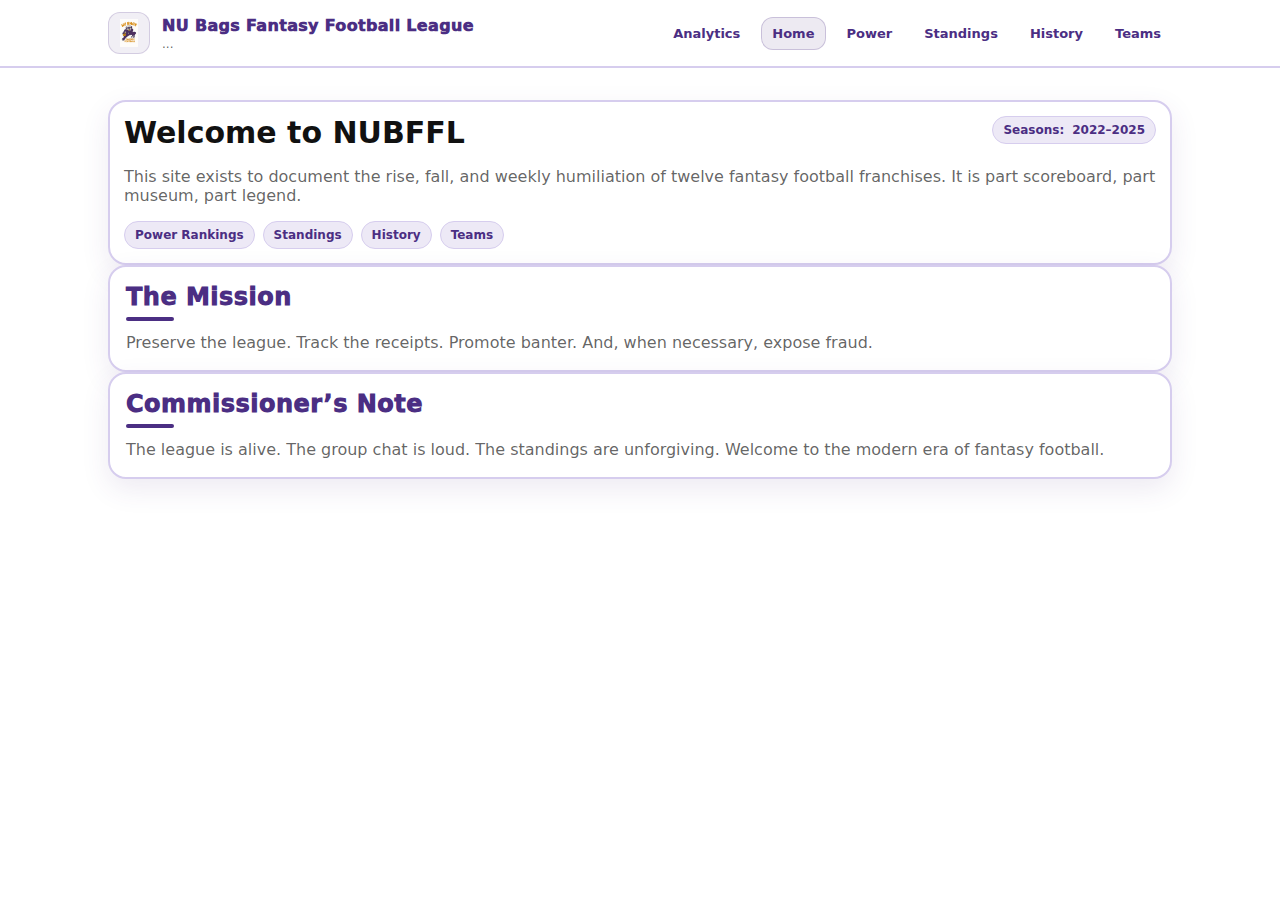
<file: index.html>
<!doctype html>
<html lang="en">
<head>
  <meta charset="UTF-8"/>
  <meta name="viewport" content="width=device-width, initial-scale=1.0"/>
  <title>NUBFFL — Home</title>
  <link rel="stylesheet" href="assets/styles.css"/>
</head>
<body>
  <nav class="nav">
    <div class="nav-inner">
      <div class="brand">
  <img class="logo" src="assets/wildcat_logo.png" alt="NUBFFL logo">
  <div>
    <div class="brand-title">NU Bags Fantasy Football League</div>
    <div class="brand-sub">...</div>
  </div>
      </div>
      <div class="links">
        <a class="link" href="analytics.html">Analytics</a>
        <a class="link active" href="index.html">Home</a>
        <a class="link" href="power-rankings.html">Power</a>
        <a class="link" href="standings.html">Standings</a>
        <a class="link" href="history.html">History</a>
        <a class="link" href="teams.html">Teams</a>
      </div>
    </div>
  </nav>

  <main class="container">
    <section class="hero">
      <div class="hero-title">
        <h1>Welcome to NUBFFL</h1>
        <div class="pill">Seasons: <b>2022–2025</b></div>
      </div>
      <p class="muted">
        This site exists to document the rise, fall, and weekly humiliation of twelve fantasy football franchises.
        It is part scoreboard, part museum, part legend.
      </p>
      <div style="margin-top:10px; display:flex; gap:8px; flex-wrap:wrap;">
        <span class="pill">Power Rankings</span>
        <span class="pill">Standings</span>
        <span class="pill">History</span>
        <span class="pill">Teams</span>
      </div>
    </section>

    <section class="grid">
      <div class="card">
        <h2 class="section-title">The Mission</h2>
        <div class="muted" style="line-height:1.45;">
          Preserve the league. Track the receipts. Promote banter. And, when necessary, expose fraud.
        </div>
      </div>
      <div class="card">
        <h2 class="section-title">Commissioner’s Note</h2>
        <div class="muted" style="line-height:1.45;">
          The league is alive. The group chat is loud. The standings are unforgiving.
          Welcome to the modern era of fantasy football.
        </div>
      </div>
    </section>

    <footer class="footer muted">
    </footer>
  </main>
</body>
</html>
</file>
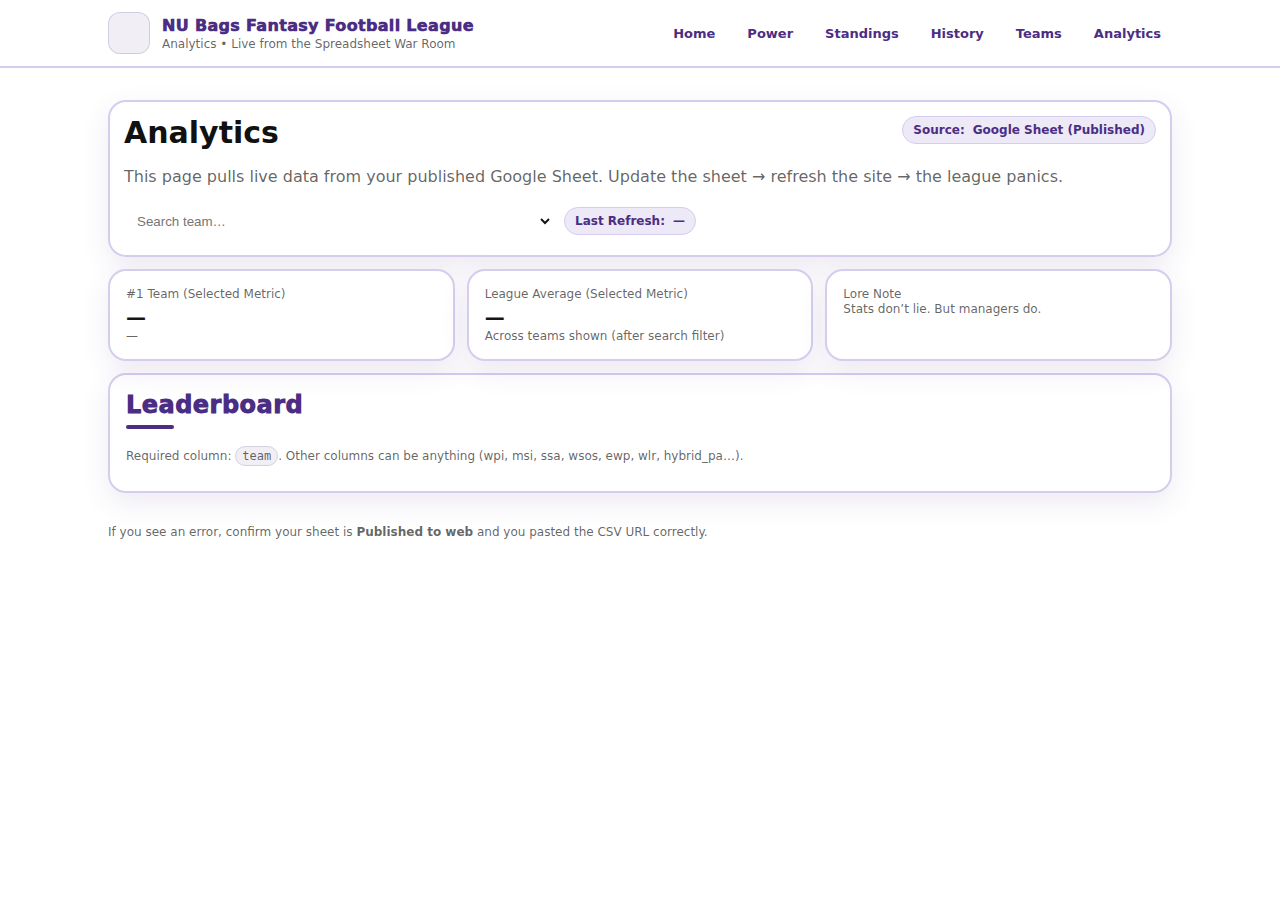
<file: analytics.html>
<!doctype html>
<html lang="en">
<head>
  <meta charset="UTF-8"/>
  <meta name="viewport" content="width=device-width, initial-scale=1.0"/>
  <title>NUBFFL — Analytics</title>
  <link rel="stylesheet" href="assets/styles.css"/>
  <style>
    .controls{display:flex;gap:10px;flex-wrap:wrap;align-items:center;margin-top:12px}
    .input{
      padding:10px 12px;border-radius:12px;
      background:rgba(255,255,255,.06);
      border:1px solid rgba(255,255,255,.12);
      color:var(--text); min-width:220px;
      outline:none;
    }
    .select{min-width:200px}
    .kpis{display:grid;grid-template-columns:repeat(auto-fit,minmax(220px,1fr));gap:12px;margin-top:12px}
    .kpi-title{font-size:12px;color:var(--muted)}
    .kpi-value{font-size:20px;font-weight:900;margin-top:4px}
    .small{font-size:12px}
    .note{white-space:pre-wrap;line-height:1.35}
  </style>
</head>

<body data-page="analytics">
  <nav class="nav">
    <div class="nav-inner">
      <div class="brand">
        <div class="badge"></div>
        <div>
          <div class="brand-title">NU Bags Fantasy Football League</div>
          <div class="brand-sub">Analytics • Live from the Spreadsheet War Room</div>
        </div>
      </div>
      <div class="links">
        <a class="link" href="index.html">Home</a>
        <a class="link" href="power-rankings.html">Power</a>
        <a class="link" href="standings.html">Standings</a>
        <a class="link" href="history.html">History</a>
        <a class="link" href="teams.html">Teams</a>
        <a class="link" href="analytics.html">Analytics</a>
      </div>
    </div>
  </nav>

  <main class="container">
    <section class="hero">
      <div class="hero-title">
        <h1>Analytics</h1>
        <div class="pill">Source: <b id="srcLabel">Google Sheet (Published)</b></div>
      </div>
      <p class="muted">
        This page pulls live data from your published Google Sheet.
        Update the sheet → refresh the site → the league panics.
      </p>

      <div class="controls">
        <input id="search" class="input" placeholder="Search team…"/>
        <select id="metric" class="input select"></select>
        <span class="pill">Last Refresh: <b id="refreshTime">—</b></span>
      </div>
    </section>

    <div id="errorBox" class="error" style="display:none;"></div>

    <section class="kpis">
      <div class="card">
        <div class="kpi-title">#1 Team (Selected Metric)</div>
        <div id="topTeam" class="kpi-value">—</div>
        <div id="topVal" class="muted small">—</div>
      </div>
      <div class="card">
        <div class="kpi-title">League Average (Selected Metric)</div>
        <div id="avgVal" class="kpi-value">—</div>
        <div class="muted small">Across teams shown (after search filter)</div>
      </div>
      <div class="card">
        <div class="kpi-title">Lore Note</div>
        <div class="note muted small">Stats don’t lie. But managers do.</div>
      </div>
    </section>

    <section class="card" style="margin-top:12px;">
      <h2 class="section-title">Leaderboard</h2>
      <table class="table">
        <thead id="thead"></thead>
        <tbody id="tbody"></tbody>
      </table>
      <p class="muted small" style="margin-top:10px;">
        Required column: <code>team</code>. Other columns can be anything (wpi, msi, ssa, wsos, ewp, wlr, hybrid_pa…).
      </p>
    </section>

    <footer class="footer muted">
      If you see an error, confirm your sheet is <b>Published to web</b> and you pasted the CSV URL correctly.
    </footer>
  </main>

  <script>
    // ✅ PASTE your published CSV URL here
    // Example format:
    // https://docs.google.com/spreadsheets/d/e/XXXXX/pub?output=csv&gid=123456789
    const SHEET_CSV_URL = "https://docs.google.com/spreadsheets/d/e/2PACX-1vSIVNZsrdy0NNNJffkyevyv137lGtlhMKcy-jZOO4acL_iMKRpcAUuRZW0zTNFPs9v2aYijw74LRTmf/pub?gid=906872024&single=true&output=csv";

    document.getElementById("refreshTime").textContent = new Date().toLocaleString();

    function parseCSV(text){
      const rows = [];
      let row = [], field = "", inQuotes = false;
      for (let i=0;i<text.length;i++){
        const c = text[i], n = text[i+1];
        if (c === '"'){
          if (inQuotes && n === '"'){ field += '"'; i++; }
          else inQuotes = !inQuotes;
        } else if (c === ',' && !inQuotes){
          row.push(field); field = "";
        } else if ((c === '\n' || c === '\r') && !inQuotes){
          if (field.length || row.length){ row.push(field); rows.push(row); }
          field = ""; row = [];
          if (c === '\r' && n === '\n') i++;
        } else {
          field += c;
        }
      }
      if (field.length || row.length){ row.push(field); rows.push(row); }
      return rows;
    }

    function normalizeHeader(h){
      return (h || "").trim().toLowerCase().replace(/\s+/g, "_");
    }

    function num(x){
      const v = Number(String(x ?? "").replace(/[^0-9.\-]/g,""));
      return Number.isFinite(v) ? v : null;
    }

    let allRows = [];
    let headers = [];

    function buildMetricDropdown(){
  const metricSel = document.getElementById("metric");
  metricSel.innerHTML = "";
  const allowed = ["wpi","wsos","fsi+","wlr","cs"];
  const labelMap = {
    "wpi": "WPI",
    "wsos": "WSoS",
    "fsi+": "FSI+",
    "wlr": "WLR",
    "cs": "CS"
  };
  const metrics = allowed.filter(m => headers.includes(m));

  metrics.forEach(m => {
    const opt = document.createElement("option");
    opt.value = m;
    opt.textContent = labelMap[m];
    metricSel.appendChild(opt);
  });

  // Default selection
  if (metrics.includes("wpi")) {
    metricSel.value = "wpi";
  }
}


      metrics.forEach(m=>{
        const opt = document.createElement("option");
        opt.value = m;
        opt.textContent = m.replaceAll("_"," ").toUpperCase();
        metricSel.appendChild(opt);
      });

      // choose first metric, fallback
      if (!metricSel.value && metrics.length) metricSel.value = metrics[0];
    }

    function renderTable(){
      const q = document.getElementById("search").value.trim().toLowerCase();
      const metric = document.getElementById("metric").value;

      const filtered = allRows
        .filter(r => r.team && r.team.toLowerCase().includes(q))
        .map(r => ({...r, _metric: num(r[metric])}))
        .filter(r => r._metric !== null);

      filtered.sort((a,b)=> b._metric - a._metric);

      // KPIs
      const top = filtered[0];
      document.getElementById("topTeam").textContent = top ? top.team : "—";
      document.getElementById("topVal").textContent = top ? `${metric.toUpperCase()}: ${top._metric.toFixed(2)}` : "—";

      const avg = filtered.length
        ? (filtered.reduce((s,r)=> s + r._metric, 0) / filtered.length)
        : null;
      document.getElementById("avgVal").textContent = avg === null ? "—" : avg.toFixed(2);

     const extras = ["wpi","wsos","fsi+","wlr","cs"].filter(
  h => h !== metric && headers.includes(h)
);

      const showCols = ["team", metric, ...extras.slice(0,4)];
      const thead = document.getElementById("thead");
      thead.innerHTML = `
        <tr>
          <th>#</th>
          ${showCols.map(c => `<th>${c === "team" ? "Team" : c.replaceAll("_"," ").toUpperCase()}</th>`).join("")}
        </tr>
      `;

      const tbody = document.getElementById("tbody");
      tbody.innerHTML = "";
      filtered.forEach((r, idx)=>{
        const tr = document.createElement("tr");
        tr.innerHTML = `
          <td>${idx+1}</td>
          ${showCols.map(c=>{
            if (c === "team") return `<td><b>${r.team}</b></td>`;
            const v = num(r[c]);
            return `<td>${v === null ? "—" : v.toFixed(2)}</td>`;
          }).join("")}
        `;
        tbody.appendChild(tr);
      });
    }

    async function init(){
      try{
        if (!SHEET_CSV_URL || SHEET_CSV_URL.includes("PASTE_YOUR")) {
          throw new Error("Missing SHEET_CSV_URL");
        }

        const res = await fetch(SHEET_CSV_URL, { cache: "no-store" });
        if (!res.ok) throw new Error("Fetch failed");
        const csv = await res.text();

        const rows = parseCSV(csv);
        if (!rows.length) throw new Error("No data");

        headers = rows[0].map(normalizeHeader);
        const teamIdx = headers.indexOf("team");
        if (teamIdx === -1) throw new Error("No 'team' column found");

        allRows = rows.slice(1)
          .filter(r => r.some(x => String(x||"").trim() !== ""))
          .map(r=>{
            const obj = {};
            headers.forEach((h,i)=> obj[h] = (r[i] ?? "").trim());
            return obj;
          })
          .filter(o => o.team);

        buildMetricDropdown();
        renderTable();

        document.getElementById("search").addEventListener("input", renderTable);
        document.getElementById("metric").addEventListener("change", renderTable);

      }catch(e){
        console.error(e);
        const box = document.getElementById("errorBox");
        box.style.display = "block";
        box.textContent =
          "Analytics failed to load. Make sure your Google Sheet tab is Published to web as CSV, " +
          "and that your sheet includes a column named 'team'. Also confirm the URL is correct.";
      }
    }

    init();
  </script>
</body>
</html>
</file>
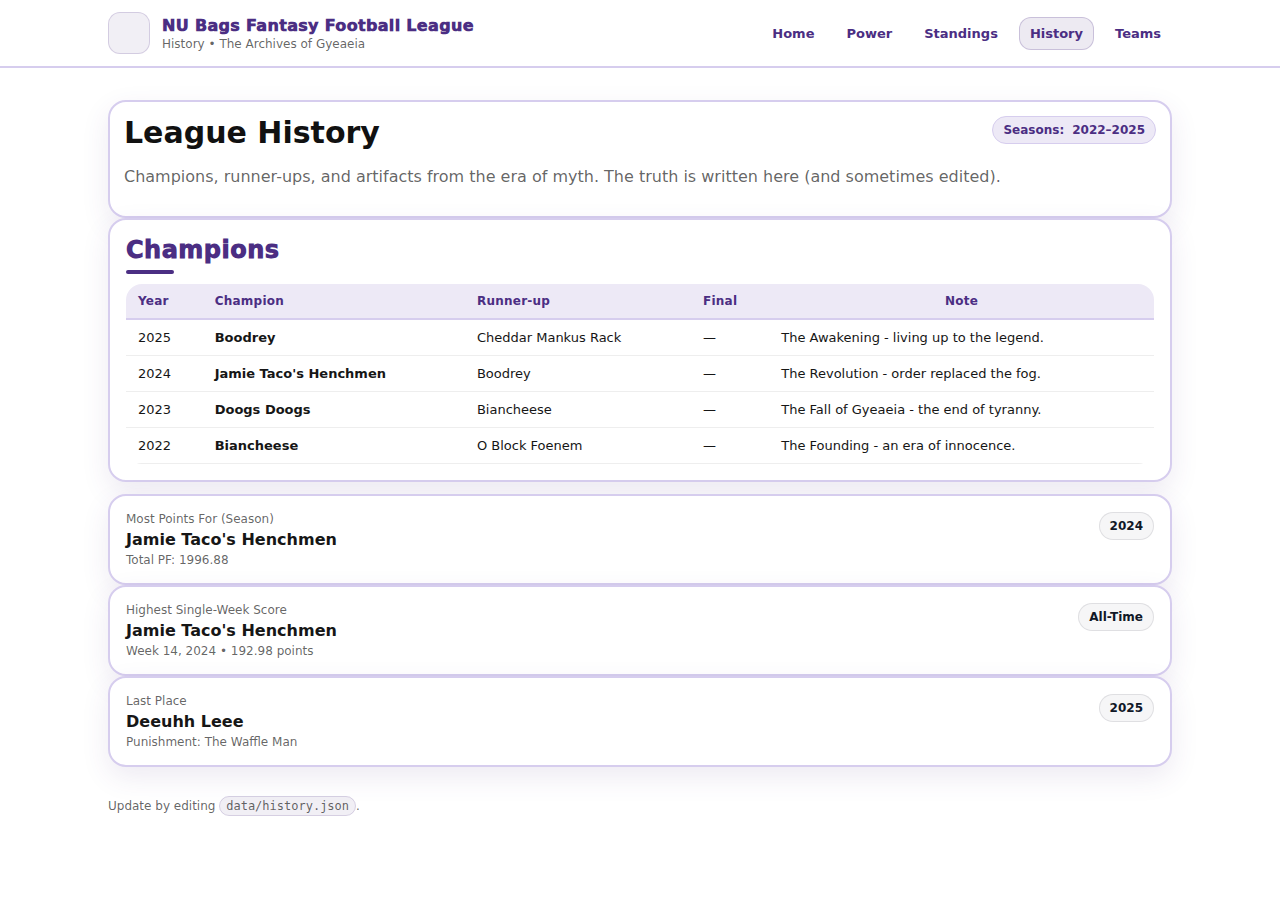
<file: history.html>
<!doctype html>
<html lang="en">
<head>
  <meta charset="UTF-8"/>
  <meta name="viewport" content="width=device-width, initial-scale=1.0"/>
  <title>NUBFFL — History</title>
  <link rel="stylesheet" href="assets/styles.css"/>
</head>
<body data-page="history">
  <nav class="nav">
    <div class="nav-inner">
      <div class="brand">
        <div class="badge"></div>
        <div>
          <div class="brand-title">NU Bags Fantasy Football League</div>
          <div class="brand-sub">History • The Archives of Gyeaeia</div>
        </div>
      </div>
      <div class="links">
        <a class="link" href="index.html">Home</a>
        <a class="link" href="power-rankings.html">Power</a>
        <a class="link" href="standings.html">Standings</a>
        <a class="link" href="history.html">History</a>
        <a class="link" href="teams.html">Teams</a>
      </div>
    </div>
  </nav>

  <main class="container">
    <section class="hero">
      <div class="hero-title">
        <h1>League History</h1>
        <div class="pill">Seasons: <b id="hRange">—</b></div>
      </div>
      <p class="muted">
        Champions, runner-ups, and artifacts from the era of myth. The truth is written here (and sometimes edited).
      </p>
    </section>

    <div id="errorBox" class="error" style="display:none;"></div>

    <section class="card">
      <h2 class="section-title">Champions</h2>
      <table class="table">
        <thead>
          <tr>
            <th>Year</th>
            <th>Champion</th>
            <th>Runner-up</th>
            <th>Final</th>
            <th>Note</th>
          </tr>
        </thead>
        <tbody id="champBody"></tbody>
      </table>
    </section>

    <section class="grid" id="awards" style="margin-top:12px;"></section>

    <footer class="footer muted">
      Update by editing <code>data/history.json</code>.
    </footer>
  </main>

  <script src="assets/app.js"></script>
</body>
</html>
</file>
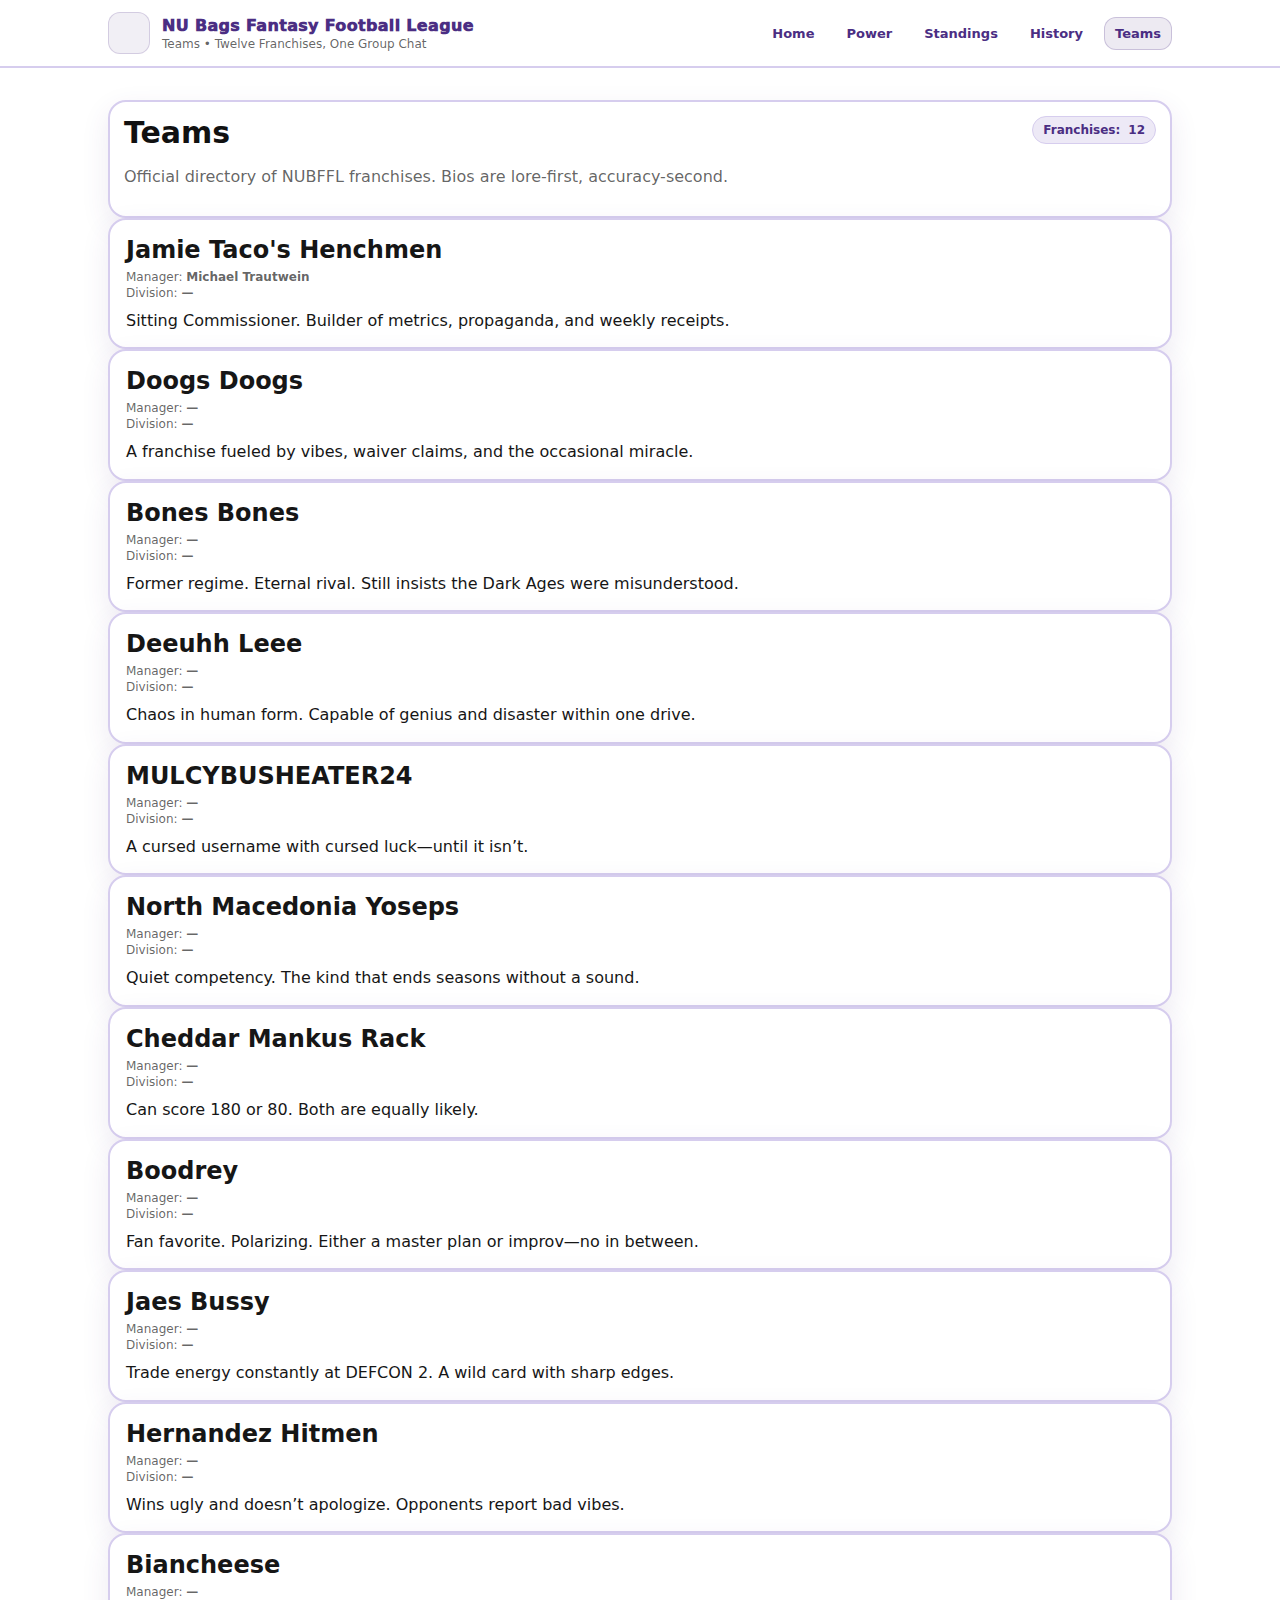
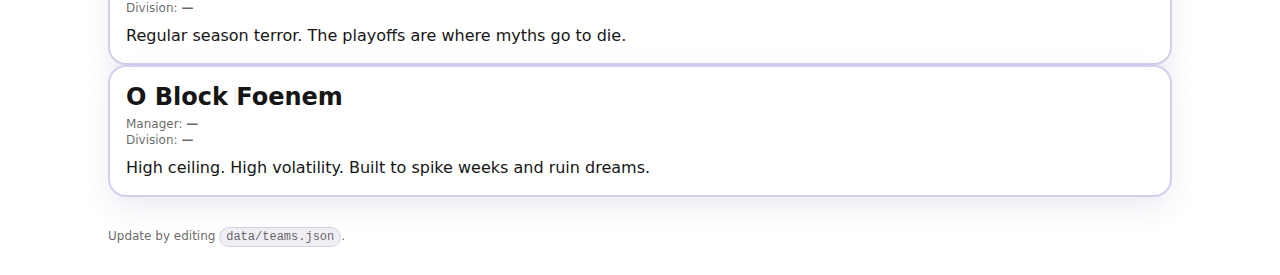
<file: teams.html>
<!doctype html>
<html lang="en">
<head>
  <meta charset="UTF-8"/>
  <meta name="viewport" content="width=device-width, initial-scale=1.0"/>
  <title>NUBFFL — Teams</title>
  <link rel="stylesheet" href="assets/styles.css"/>
</head>
<body data-page="teams">
  <nav class="nav">
    <div class="nav-inner">
      <div class="brand">
        <div class="badge"></div>
        <div>
          <div class="brand-title">NU Bags Fantasy Football League</div>
          <div class="brand-sub">Teams • Twelve Franchises, One Group Chat</div>
        </div>
      </div>
      <div class="links">
        <a class="link" href="index.html">Home</a>
        <a class="link" href="power-rankings.html">Power</a>
        <a class="link" href="standings.html">Standings</a>
        <a class="link" href="history.html">History</a>
        <a class="link" href="teams.html">Teams</a>
      </div>
    </div>
  </nav>

  <main class="container">
    <section class="hero">
      <div class="hero-title">
        <h1>Teams</h1>
        <div class="pill">Franchises: <b>12</b></div>
      </div>
      <p class="muted">Official directory of NUBFFL franchises. Bios are lore-first, accuracy-second.</p>
    </section>

    <div id="errorBox" class="error" style="display:none;"></div>

    <section id="teamsGrid" class="grid"></section>

    <footer class="footer muted">
      Update by editing <code>data/teams.json</code>.
    </footer>
  </main>

  <script src="assets/app.js"></script>
</body>
</html>
</file>
<file: assets/styles.css>
/* =========================
   NUBFFL Styles (White + Purple Theme)
   ========================= */

:root{
  --purple-main: #4b2e83;     /* Northwestern purple */
  --purple-hover: #5f3aa6;
  --purple-soft: #ede9f6;     /* light lavender */
  --purple-border: #d6cdee;   /* soft border */
  --text: #161616;
  --muted: rgba(0,0,0,.62);
  --shadow: 0 10px 28px rgba(75,46,131,.10);
}

*{ box-sizing:border-box; }

html, body{
  margin:0;
  padding:0;
}

body{
  font-family: ui-sans-serif, system-ui, -apple-system, Segoe UI, Roboto, Helvetica, Arial, "Apple Color Emoji","Segoe UI Emoji";
  background:#ffffff;
  color:var(--text);
}

/* Layout container */
.container{
  max-width: 1100px;
  margin: 0 auto;
  padding: 18px;
}

/* Muted text helper */
.muted{ color: var(--muted); }

/* =========================
   Navbar
   ========================= */
.nav{
  position: sticky;
  top: 0;
  z-index: 10;
  background:#ffffff;
  border-bottom:2px solid var(--purple-border);
}

.nav-inner{
  max-width: 1100px;
  margin: 0 auto;
  padding: 12px 18px;
  display:flex;
  align-items:center;
  justify-content:space-between;
  gap: 16px;
}

.brand{
  display:flex;
  align-items:center;
  gap: 12px;
  min-width: 260px;
}

.brand-title{
  font-weight: 950;
  letter-spacing: .02em;
  color: var(--purple-main);
}

.brand-sub{
  font-size: 12px;
  color: var(--muted);
  margin-top: 2px;
}

/* If you still have a badge div on other pages */
.badge{
  width: 42px;
  height: 42px;
  border-radius: 12px;
  background: rgba(75,46,131,.08);
  border: 1px solid rgba(75,46,131,.18);
}

/* Logo image badge */
.logo{
  width: 42px;
  height: 42px;
  object-fit: contain;
  border-radius: 12px;
  background: rgba(75,46,131,.08);
  border: 1px solid rgba(75,46,131,.18);
  padding: 6px;
  display:block;
}

.links{
  display:flex;
  gap: 10px;
  flex-wrap: wrap;
  align-items:center;
  justify-content:flex-end;
}

.link{
  text-decoration:none;
  color: var(--purple-main);
  font-weight: 700;
  font-size: 13px;
  padding: 8px 10px;
  border-radius: 12px;
  border: 1px solid transparent;
}

.link:hover{
  color: var(--purple-hover);
  background: var(--purple-soft);
  border-color: var(--purple-border);
}

/* Optional active link styling if you add .active in HTML/JS */
.link.active{
  background: rgba(75,46,131,.10);
  border-color: rgba(75,46,131,.22);
}

/* =========================
   Hero
   ========================= */
.hero{
  margin-top: 14px;
  padding: 14px;
  border-radius: 18px;
  background: #ffffff;
  border: 2px solid var(--purple-border);
  box-shadow: var(--shadow);
}

.hero-title{
  display:flex;
  align-items:flex-start;
  justify-content:space-between;
  gap: 12px;
  flex-wrap: wrap;
}

.hero h1{
  margin: 0;
  font-size: 30px;
  line-height: 1.15;
  color: #111;
   
   .hero-league-logo{
  width: 40px;
  height: 40px;
  object-fit: contain;
  border-radius: 10px;
  background: transparent;
  border: none;
  padding: 0;
}

}

/* Pills */
.pill{
  display:inline-flex;
  align-items:center;
  gap: 8px;
  padding: 6px 10px;
  border-radius: 999px;
  border: 1px solid var(--purple-border);
  background: var(--purple-soft);
  color: var(--purple-main);
  font-weight: 800;
  font-size: 12px;
}

/* Inputs (works with your analytics inline styles too) */
.input{
  padding:10px 12px;
  border-radius:12px;
  background:#fff;
  border: 2px solid var(--purple-border);
  color: var(--text);
  outline:none;
}

.input:focus{
  border-color: rgba(75,46,131,.55);
  box-shadow: 0 0 0 4px rgba(75,46,131,.10);
}

/* =========================
   Cards / Sections
   ========================= */
.card{
  background: #ffffff;
  border: 2px solid var(--purple-border);
  border-radius: 18px;
  padding: 16px;
  box-shadow: var(--shadow);
}

.card:hover{
  border-color: rgba(75,46,131,.35);
  box-shadow: 0 14px 34px rgba(75,46,131,.14);
}

.section-title{
  margin: 0 0 10px 0;
  color: var(--purple-main);
  font-weight: 950;
  letter-spacing: .02em;
}

.section-title::after{
  content:"";
  display:block;
  width:48px;
  height:4px;
  background: var(--purple-main);
  border-radius:4px;
  margin-top:6px;
}

/* Footer */
.footer{
  margin-top: 18px;
  padding: 14px 0;
  color: var(--muted);
  font-size: 12px;
}

/* Error box */
.error{
  margin-top: 12px;
  padding: 12px 14px;
  border-radius: 16px;
  border: 2px solid rgba(255,0,0,.18);
  background: rgba(255,0,0,.04);
  color: rgba(160,0,0,.95);
  font-weight: 700;
}

/* =========================
   Tables
   ========================= */
.table{
  width: 100%;
  border-collapse: collapse;
  overflow:hidden;
  border-radius: 16px;
}

.table th{
  text-align:left;
  padding: 10px 12px;
  background: var(--purple-soft);
  color: var(--purple-main);
  font-weight: 900;
  border-bottom: 2px solid var(--purple-border);
  font-size: 12px;
  letter-spacing: .02em;
  white-space: nowrap;
}

.table td{
  padding: 10px 12px;
  border-bottom: 1px solid #eee;
  font-size: 13px;
}

.table tr:hover td{
  background: #faf8ff;
}

/* Division row striping (Standings) */
.table tr.div-east td{ background: #fbf9ff; }
.table tr.div-west td{ background: #ffffff; }

.table tr.div-east:hover td,
.table tr.div-west:hover td{
  background: #f6f0ff;
}

/* Center last column header & values (Championships) */
.table th:last-child{
  text-align: center;
}

.champ-cell{
  text-align: center;
  font-weight: 900;
  color: var(--purple-main);
}

/* Division pill */
.div-pill{
  display:inline-flex;
  align-items:center;
  gap:6px;
  padding: 3px 10px;
  border-radius: 999px;
  border: 1px solid rgba(75,46,131,.18);
  background: rgba(75,46,131,.08);
  color: var(--purple-main);
  font-weight: 900;
  font-size: 11px;
}

/* =========================
   Champion Card (Gradient)
   ========================= */
.champ-card{
  position: relative;
  overflow: hidden;
  border-radius: 18px;
  padding: 18px;
  border: 2px solid rgba(75,46,131,.22);
  background:
    radial-gradient(900px 260px at -10% 0%, rgba(75,46,131,.20), transparent 55%),
    radial-gradient(700px 260px at 110% 0%, rgba(202,166,75,.18), transparent 55%),
    linear-gradient(135deg, rgba(75,46,131,.10), rgba(255,255,255,1));
  box-shadow: 0 14px 40px rgba(75,46,131,.14);
}

.champ-card::before{
  content:"";
  position:absolute;
  inset:-2px;
  background: linear-gradient(135deg, rgba(75,46,131,.35), rgba(202,166,75,.22));
  opacity:.35;
  filter: blur(18px);
  pointer-events:none;
}

.champ-top{
  display:flex;
  align-items:center;
  justify-content:space-between;
  gap:12px;
  position:relative;
  z-index:1;
}

.champ-title{
  color: var(--purple-main);
  font-weight: 950;
  font-size: 12px;
  letter-spacing: .12em;
  text-transform: uppercase;
}

.champ-name{
  font-size: 22px;
  font-weight: 950;
  color: #121212;
  margin-top: 6px;
}

.champ-sub{
  color: rgba(0,0,0,.62);
  font-size: 13px;
  margin-top: 2px;
}

.trophy{
  width: 46px;
  height: 46px;
  border-radius: 14px;
  display:grid;
  place-items:center;
  background: rgba(75,46,131,.10);
  border: 1px solid rgba(75,46,131,.22);
  font-size: 22px;
}

/* =========================
   Purple Progress Bars
   ========================= */
.bar{
  display:flex;
  align-items:center;
  gap:10px;
  margin-top:10px;
  flex-wrap:wrap;
}

.bar-label{
  width: 72px;
  font-size: 12px;
  font-weight: 950;
  color: var(--purple-main);
  letter-spacing:.02em;
}

.bar-track{
  flex:1;
  min-width: 180px;
  height: 10px;
  border-radius: 999px;
  background: #f1eef9;
  border: 1px solid rgba(75,46,131,.16);
  overflow:hidden;
}

.bar-fill{
  height:100%;
  width: 0%;
  border-radius: 999px;
  background: linear-gradient(90deg, #4b2e83, #6d28d9);
}

.bar-value{
  width: 56px;
  text-align:right;
  font-variant-numeric: tabular-nums;
  font-size: 12px;
  color: rgba(0,0,0,.72);
}

/* Utility */
code{
  background: rgba(75,46,131,.08);
  border: 1px solid rgba(75,46,131,.16);
  padding: 2px 6px;
  border-radius: 10px;
  font-size: 12px;
}

/* =========================
   Standings: sort dropdowns
   ========================= */
.sort-dd{
  margin-left: 8px;
  padding: 6px 8px;
  border-radius: 10px;
  border: 1px solid rgba(75,46,131,0.20);
  background: #fff;
  color: #111;
  font-weight: 700;
  font-size: 12px;
}

@media (max-width: 800px){
  .sort-dd{
    margin-left: 6px;
    padding: 5px 7px;
    font-size: 11px;
  }
}

/* =========================
   POWER RANKINGS UI
   ========================= */
.stack{
  display: flex;
  flex-direction: column;
  gap: 12px;
}

.rank-row{
  background: #fff;
  border: 2px solid var(--purple-border);
  border-radius: 18px;
  padding: 14px;
  box-shadow: var(--shadow);
}

.rank-top{
  display: flex;
  align-items: flex-start;
  justify-content: space-between;
  gap: 12px;
  flex-wrap: wrap;
  margin-bottom: 8px;
}

.rank-name{
  font-weight: 950;
  font-size: 16px;
  color: #111827;
  line-height: 1.2;
}

.rank-meta{
  font-size: 13px;
  color: var(--muted);
  margin-bottom: 10px;
}

.rank-notes{
  font-size: 14px;
  line-height: 1.35;
  color: #111827;
  background: rgba(75,46,131,.04);
  border: 1px solid rgba(75,46,131,.10);
  border-radius: 12px;
  padding: 10px 12px;
}

.chip{
  display: inline-flex;
  align-items: center;
  gap: 6px;
  padding: 6px 10px;
  border-radius: 999px;
  background: rgba(17,24,39,0.04);
  border: 1px solid rgba(17,24,39,0.10);
  color: #111827;
  font-weight: 900;
  font-size: 12px;
  white-space: nowrap;
}

.chip.delta{
  border-color: rgba(75,46,131,.18);
  background: rgba(75,46,131,.08);
  color: var(--purple-main);
}

.chip.delta.up{
  background: rgba(75,46,131,.10);
  color: var(--purple-main);
}

.chip.delta.down{
  background: rgba(180,35,24,0.10);
  border-color: rgba(180,35,24,0.18);
  color: #b42318;
}

.chip.delta.flat{
  background: rgba(107,114,128,0.10);
  border-color: rgba(107,114,128,0.18);
  color: #6b7280;
}

@media (max-width: 800px){
  .rank-row{ padding: 12px; }
  .rank-name{ font-size: 15px; }
  .rank-notes{ font-size: 13px; }
}

/* =========================
   HOMEPAGE LEAGUE LOGO
========================= */

.hero-title-left{
  display: flex;
  align-items: center;
  gap: 12px;
}

.hero-league-logo{
  width: 44px;
  height: 44px;
  object-fit: contain;
  border-radius: 12px;
  background: rgba(75,46,131,.06);
  border: 1px solid rgba(75,46,131,.18);
  padding: 6px;
}

/* =========================
   CHAMPIONSHIP LOGO (HOMEPAGE)
========================= */
/* Tighten homepage championship card */
.champ-card--home{
  padding: 12px 16px;
}

.champ-card--home .champ-top{
  align-items: center;
}

.champ-card--home .champ-title{
  font-size: 11px;
  letter-spacing: .14em;
}

.champ-card--home .champ-name{
  font-size: 19px;
}

.champ-card--home .champ-sub{
  font-size: 13px;
}

.champ-note{
  margin-top: 4px;
  font-size: 13px;
  line-height: 1.3;
}
</file>
